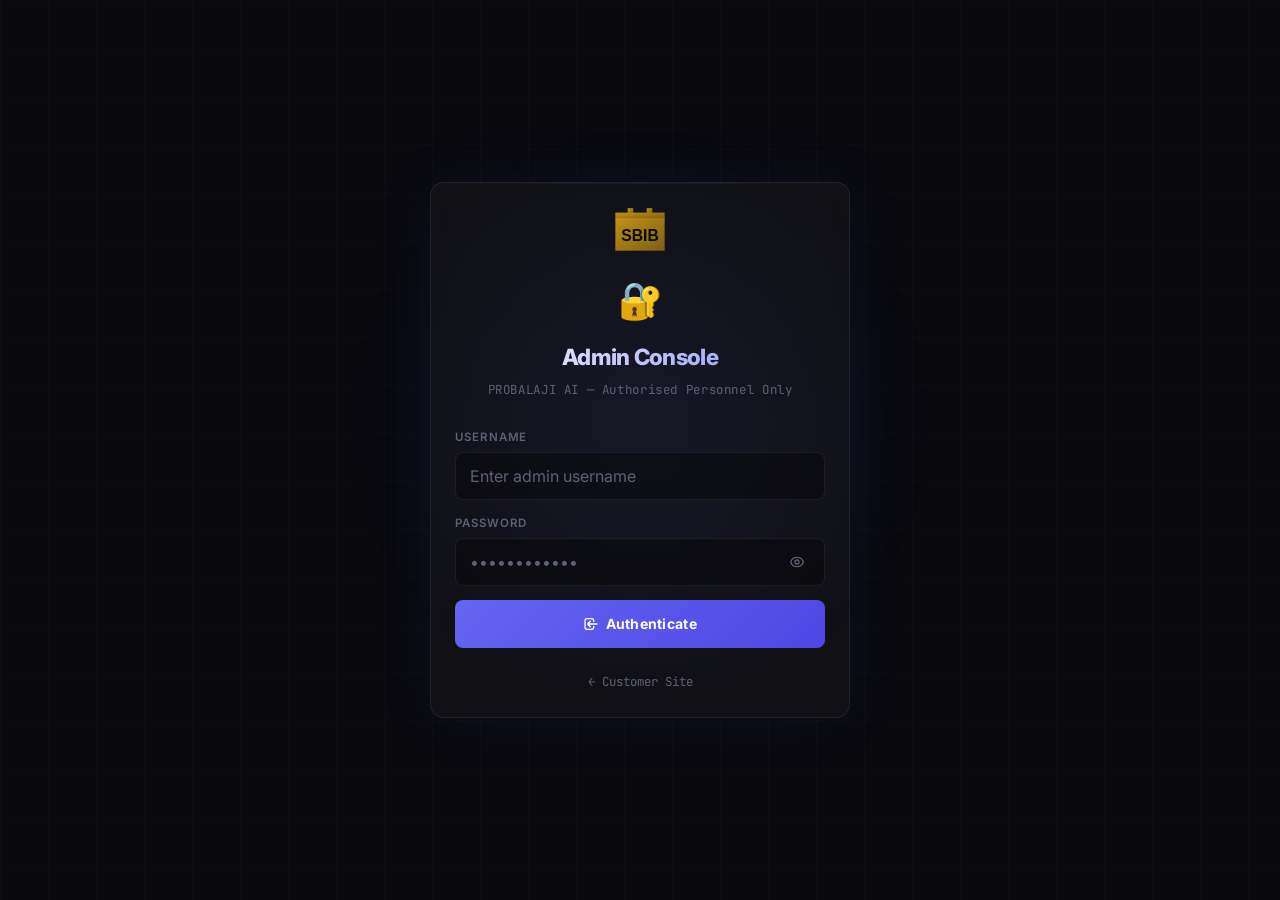
<file: admin-site/index.html>
<!DOCTYPE html>
<html lang="en">
<head>
  <meta charset="UTF-8">
  <meta name="viewport" content="width=device-width, initial-scale=1.0, maximum-scale=1.0">
  <meta name="theme-color" content="#09090e">
  <meta name="apple-mobile-web-app-capable" content="yes">
  <meta name="apple-mobile-web-app-status-bar-style" content="black-translucent">
  <meta name="robots" content="noindex, nofollow">
  <meta name="description" content="PROBALAJI AI — Admin Console. Authorised access only.">
  <title>PROBALAJI AI — Admin Console</title>
  <link rel="preconnect" href="https://fonts.googleapis.com">
  <link rel="preconnect" href="https://fonts.gstatic.com" crossorigin>
  <link href="https://fonts.googleapis.com/css2?family=Inter:wght@400;500;600;700;800&family=JetBrains+Mono:wght@400;600&display=swap" rel="stylesheet">
  <link rel="stylesheet" href="styles.css">
</head>
<body>

  <!-- ═══════════════════════════════════════════════════════════
       LOGIN PAGE (shown when no valid token)
  ══════════════════════════════════════════════════════════════ -->
  <div id="page-login" class="page active">
    <div class="login-wrapper">
      <div class="login-glow"></div>
      <div class="login-card glass-card">
        <div class="login-logo">
          <svg viewBox="0 0 100 80" fill="none" xmlns="http://www.w3.org/2000/svg" aria-hidden="true">
            <defs>
              <linearGradient id="logoGrad" x1="0%" y1="0%" x2="100%" y2="100%">
                <stop offset="0%" stop-color="#d4a017"/>
                <stop offset="100%" stop-color="#8b6914"/>
              </linearGradient>
            </defs>
            <rect x="28" y="2" width="10" height="10" fill="url(#logoGrad)"/>
            <rect x="62" y="2" width="10" height="10" fill="url(#logoGrad)"/>
            <rect x="6" y="10" width="88" height="12" fill="url(#logoGrad)"/>
            <rect x="6" y="20" width="88" height="58" fill="url(#logoGrad)"/>
            <text x="50" y="61" text-anchor="middle" font-family="Arial Black,sans-serif"
                  font-size="28" font-weight="900" fill="#0b0b0d">SBIB</text>
          </svg>
        </div>

        <div class="login-header">
          <div class="lock-icon">🔐</div>
          <h1>Admin Console</h1>
          <p>PROBALAJI AI — Authorised Personnel Only</p>
        </div>

        <form id="login-form" onsubmit="handleLogin(event)">
          <div class="form-group">
            <label for="login-username">Username</label>
            <input type="text" id="login-username" class="input-styled" placeholder="Enter admin username"
                   autocomplete="username" spellcheck="false" required>
          </div>
          <div class="form-group">
            <label for="login-password">Password</label>
            <div class="password-wrapper">
              <input type="password" id="login-password" class="input-styled" placeholder="••••••••••••"
                     autocomplete="current-password" required>
              <button type="button" class="password-toggle" id="btn-toggle-pwd"
                      onclick="togglePasswordVisibility()" title="Show/hide password">
                <svg id="eye-icon" width="16" height="16" fill="none" stroke="currentColor" stroke-width="2" viewBox="0 0 24 24">
                  <path stroke-linecap="round" stroke-linejoin="round" d="M15 12a3 3 0 11-6 0 3 3 0 016 0z"/>
                  <path stroke-linecap="round" stroke-linejoin="round" d="M2.458 12C3.732 7.943 7.523 5 12 5c4.478 0 8.268 2.943 9.542 7-1.274 4.057-5.064 7-9.542 7-4.477 0-8.268-2.943-9.542-7z"/>
                </svg>
              </button>
            </div>
          </div>

          <div id="login-error" class="error-message" style="display:none;"></div>

          <button type="submit" id="btn-login" class="btn-primary btn-full">
            <svg width="16" height="16" fill="none" stroke="currentColor" stroke-width="2" viewBox="0 0 24 24">
              <path stroke-linecap="round" stroke-linejoin="round" d="M11 16l-4-4m0 0l4-4m-4 4h14m-5 4v1a3 3 0 01-3 3H6a3 3 0 01-3-3V7a3 3 0 013-3h7a3 3 0 013 3v1"/>
            </svg>
            Authenticate
          </button>
        </form>

        <div class="login-footer">
          <a href="../customer-site/index.html">← Customer Site</a>
        </div>
      </div>
    </div>
  </div>

  <!-- ═══════════════════════════════════════════════════════════
       DASHBOARD (shown after successful login)
  ══════════════════════════════════════════════════════════════ -->
  <div id="page-dashboard" class="page" style="display:none;">

    <!-- Header -->
    <header>
      <div class="logo-container">
        <div class="logo-icon-sm">
          <svg viewBox="0 0 100 80" fill="none" xmlns="http://www.w3.org/2000/svg">
            <defs>
              <linearGradient id="hdrGrad" x1="0%" y1="0%" x2="100%" y2="100%">
                <stop offset="0%" stop-color="#d4a017"/>
                <stop offset="100%" stop-color="#8b6914"/>
              </linearGradient>
            </defs>
            <rect x="6" y="10" width="88" height="12" fill="url(#hdrGrad)"/>
            <rect x="6" y="20" width="88" height="58" fill="url(#hdrGrad)"/>
          </svg>
        </div>
        <div class="logo-text">PROBALAJI AI</div>
        <div class="admin-badge">ADMIN CONSOLE</div>
      </div>

      <div class="header-actions">
        <div class="admin-user-chip" id="admin-username-chip">
          <svg width="14" height="14" fill="none" stroke="currentColor" stroke-width="2" viewBox="0 0 24 24">
            <path stroke-linecap="round" stroke-linejoin="round" d="M16 7a4 4 0 11-8 0 4 4 0 018 0zM12 14a7 7 0 00-7 7h14a7 7 0 00-7-7z"/>
          </svg>
          <span id="current-username">admin</span>
        </div>
        <button class="btn-danger-sm" id="btn-logout" onclick="logout()">
          <svg width="14" height="14" fill="none" stroke="currentColor" stroke-width="2" viewBox="0 0 24 24">
            <path stroke-linecap="round" stroke-linejoin="round" d="M17 16l4-4m0 0l-4-4m4 4H7m6 4v1a3 3 0 01-3 3H6a3 3 0 01-3-3V7a3 3 0 013-3h4a3 3 0 013 3v1"/>
          </svg>
          Logout
        </button>
      </div>
    </header>

    <main>

      <!-- Metrics Row -->
      <div class="metrics-row">
        <div class="metric-card">
          <div class="metric-icon blue">🎫</div>
          <div class="metric-info">
            <div class="metric-value" id="m-total-complaints">—</div>
            <div class="metric-label">Total Tickets</div>
          </div>
        </div>
        <div class="metric-card">
          <div class="metric-icon yellow">⏳</div>
          <div class="metric-info">
            <div class="metric-value" id="m-pending">—</div>
            <div class="metric-label">Pending</div>
          </div>
        </div>
        <div class="metric-card">
          <div class="metric-icon purple">⚙️</div>
          <div class="metric-info">
            <div class="metric-value" id="m-in-progress">—</div>
            <div class="metric-label">In Progress</div>
          </div>
        </div>
        <div class="metric-card">
          <div class="metric-icon green">🛡️</div>
          <div class="metric-info">
            <div class="metric-value" id="m-batteries">—</div>
            <div class="metric-label">Batteries Registered</div>
          </div>
        </div>
      </div>

      <!-- Sub-nav tabs -->
      <div class="subnav">
        <button class="subnav-btn active" id="tab-complaints" onclick="switchTab('complaints')">
          <svg width="16" height="16" fill="none" stroke="currentColor" stroke-width="2" viewBox="0 0 24 24">
            <path stroke-linecap="round" stroke-linejoin="round" d="M9 5H7a2 2 0 00-2 2v12a2 2 0 002 2h10a2 2 0 002-2V7a2 2 0 00-2-2h-2M9 5a2 2 0 002 2h2a2 2 0 002-2"/>
          </svg>
          Service Tickets
        </button>
        <button class="subnav-btn" id="tab-batteries" onclick="switchTab('batteries')">
          <svg width="16" height="16" fill="none" stroke="currentColor" stroke-width="2" viewBox="0 0 24 24">
            <path stroke-linecap="round" stroke-linejoin="round" d="M9 12l2 2 4-4m5.618-4.016A11.955 11.955 0 0112 2.944a11.955 11.955 0 01-8.618 3.04A12.02 12.02 0 003 9c0 5.591 3.824 10.29 9 11.622 5.176-1.332 9-6.03 9-11.622 0-1.042-.133-2.052-.382-3.016z"/>
          </svg>
          Warranty Registry
        </button>
      </div>

      <!-- ── PANEL: Complaints ──────────────────────────────── -->
      <div id="panel-complaints" class="tab-panel active">
        <div class="glass-card table-card">
          <div class="table-toolbar">
            <h2 class="card-title">Service Tickets</h2>
            <div class="toolbar-controls">
              <select id="filter-status" class="input-styled input-sm" onchange="renderComplaints()">
                <option value="all">All Statuses</option>
                <option value="pending">Pending</option>
                <option value="in-progress">In Progress</option>
                <option value="resolved">Resolved</option>
              </select>
              <input type="text" id="search-complaints" class="input-styled input-sm" placeholder="Search name / serial..." oninput="renderComplaints()">
              <button class="btn-ghost" onclick="exportComplaintsToCSV()" title="Export CSV">
                📥 Export CSV
              </button>
              <button class="btn-ghost" onclick="loadDashboardData()" title="Refresh">
                <svg width="14" height="14" fill="none" stroke="currentColor" stroke-width="2" viewBox="0 0 24 24">
                  <path stroke-linecap="round" stroke-linejoin="round" d="M4 4v5h.582m15.356 2A8.001 8.001 0 004.582 9m0 0H9m11 11v-5h-.581m0 0a8.003 8.003 0 01-15.357-2m15.357 2H15"/>
                </svg>
                Refresh
              </button>
            </div>
          </div>
          <div class="table-container">
            <table id="complaints-table">
              <thead>
                <tr>
                  <th>Ticket ID</th>
                  <th>Customer</th>
                  <th>Product &amp; Serial</th>
                  <th>Status</th>
                  <th>Registered</th>
                  <th>Actions</th>
                </tr>
              </thead>
              <tbody id="complaints-tbody">
                <tr><td colspan="6" class="loading-row">Loading...</td></tr>
              </tbody>
            </table>
          </div>
        </div>
      </div>

      <!-- ── PANEL: Batteries/Warranty Registry ─────────────── -->
      <div id="panel-batteries" class="tab-panel" style="display:none;">
        <div class="admin-grid">

          <!-- Add Battery Form -->
          <div class="glass-card">
            <div class="success-overlay" id="battery-success-overlay" style="display:none;">
              <div class="success-icon">✓</div>
              <h3>Battery Registered!</h3>
              <p>Warranty record saved successfully.</p>
              <button class="btn-primary" onclick="resetBatteryForm()">Register Another</button>
            </div>

            <h2 class="card-title" style="margin-bottom:1.25rem;">Register Warranty</h2>

            <form id="battery-form" onsubmit="submitBattery(event)">
              <div class="form-grid">
                <div class="form-group">
                  <label for="b-name">Customer Name</label>
                  <input type="text" id="b-name" class="input-styled" placeholder="Full name" required>
                </div>
                <div class="form-group">
                  <label for="b-phone">Phone Number</label>
                  <input type="tel" id="b-phone" class="input-styled" placeholder="Mobile number" required>
                </div>
                <div class="form-group full-width">
                  <label for="b-address">Installation Address</label>
                  <input type="text" id="b-address" class="input-styled" placeholder="Full address" required>
                </div>
                <div class="form-group full-width">
                  <label>Battery Type</label>
                  <div class="type-toggle-row">
                    <button type="button" id="btn-lithium" class="type-btn" onclick="selectBatteryType('lithium')">⚡ Lithium</button>
                    <button type="button" id="btn-nonlithium" class="type-btn" onclick="selectBatteryType('nonlithium')">🔋 Non-Lithium</button>
                  </div>
                </div>
                <div class="form-group" id="brand-group">
                  <label for="b-brand">Brand</label>
                  <input type="text" id="b-brand" class="input-styled" placeholder="e.g. Luminous, Exide, Amaron" oninput="composeBatteryProduct()">
                </div>
                <div class="form-group">
                  <label for="b-power" id="b-power-label">Battery Power</label>
                  <input type="text" id="b-power" class="input-styled" placeholder="e.g. 150Ah, 220Ah" oninput="composeBatteryProduct()">
                </div>
                <input type="hidden" id="b-product">
                <div class="form-group">
                  <label for="b-serial">Serial Number</label>
                  <input type="text" id="b-serial" class="input-styled" placeholder="e.g. PRX-2026-XXXX" required>
                </div>
                <div class="form-group">
                  <label for="b-date">Purchase Date</label>
                  <input type="date" id="b-date" class="input-styled" required>
                </div>
                <div class="form-group full-width">
                  <label for="b-duration">Warranty Duration</label>
                  <select id="b-duration" class="input-styled" required>
                    <option value="12">12 Months (1 Year)</option>
                    <option value="24" selected>24 Months (2 Years)</option>
                    <option value="36">36 Months (3 Years)</option>
                    <option value="48">48 Months (4 Years)</option>
                    <option value="60">60 Months (5 Years)</option>
                    <option value="72">72 Months (6 Years)</option>
                  </select>
                </div>
                <div class="form-group full-width checkbox-row">
                  <input type="checkbox" id="b-card-given">
                  <label for="b-card-given" style="text-transform:none; font-size:0.9rem; color:var(--text-primary); cursor:pointer;">
                    📜 Physical Warranty Card Handed Over to Customer
                  </label>
                </div>
              </div>
              <button type="submit" id="btn-save-battery" class="btn-primary btn-full" style="margin-top:1.5rem;">
                Activate Warranty
              </button>
            </form>
          </div>

          <!-- Battery Registry Table -->
          <div class="glass-card table-card">
            <div class="table-toolbar">
              <h2 class="card-title">Active Registrations</h2>
              <div class="toolbar-controls">
                <input type="text" id="search-batteries" class="input-styled input-sm" placeholder="Search name / serial..." oninput="renderBatteries()">
                <button class="btn-ghost" onclick="exportBatteriesToCSV()" title="Export CSV">
                  📥 Export CSV
                </button>
              </div>
            </div>
            <div class="table-container">
              <table id="batteries-table">
                <thead>
                  <tr>
                    <th>Customer</th>
                    <th>Phone</th>
                    <th>Product</th>
                    <th>Serial No.</th>
                    <th>Purchase Date</th>
                    <th>Warranty</th>
                    <th>Status</th>
                    <th>Card</th>
                  </tr>
                </thead>
                <tbody id="batteries-tbody">
                  <tr><td colspan="8" class="loading-row">Loading...</td></tr>
                </tbody>
              </table>
            </div>
          </div>

        </div>
      </div>

    </main>

    <!-- Toast -->
    <div id="live-toast" class="toast" style="display:none;">
      <div class="toast-icon">🔔</div>
      <div>
        <div class="toast-label">Admin Alert</div>
        <div id="toast-message" class="toast-message">—</div>
      </div>
    </div>

    <!-- Confirm Modal -->
    <div id="confirm-modal" class="modal-overlay" style="display:none;">
      <div class="modal-card glass-card">
        <div class="modal-icon">⚠</div>
        <h3 id="modal-title">Confirm Action</h3>
        <p id="modal-message">Are you sure?</p>
        <div class="modal-buttons">
          <button class="btn-ghost" id="modal-cancel" onclick="closeModal()">Cancel</button>
          <button class="btn-primary" id="modal-confirm">Confirm</button>
        </div>
      </div>
    </div>

  </div><!-- /page-dashboard -->

  <script src="config.js"></script>
  <script src="app.js"></script>
</body>
</html>
</file>
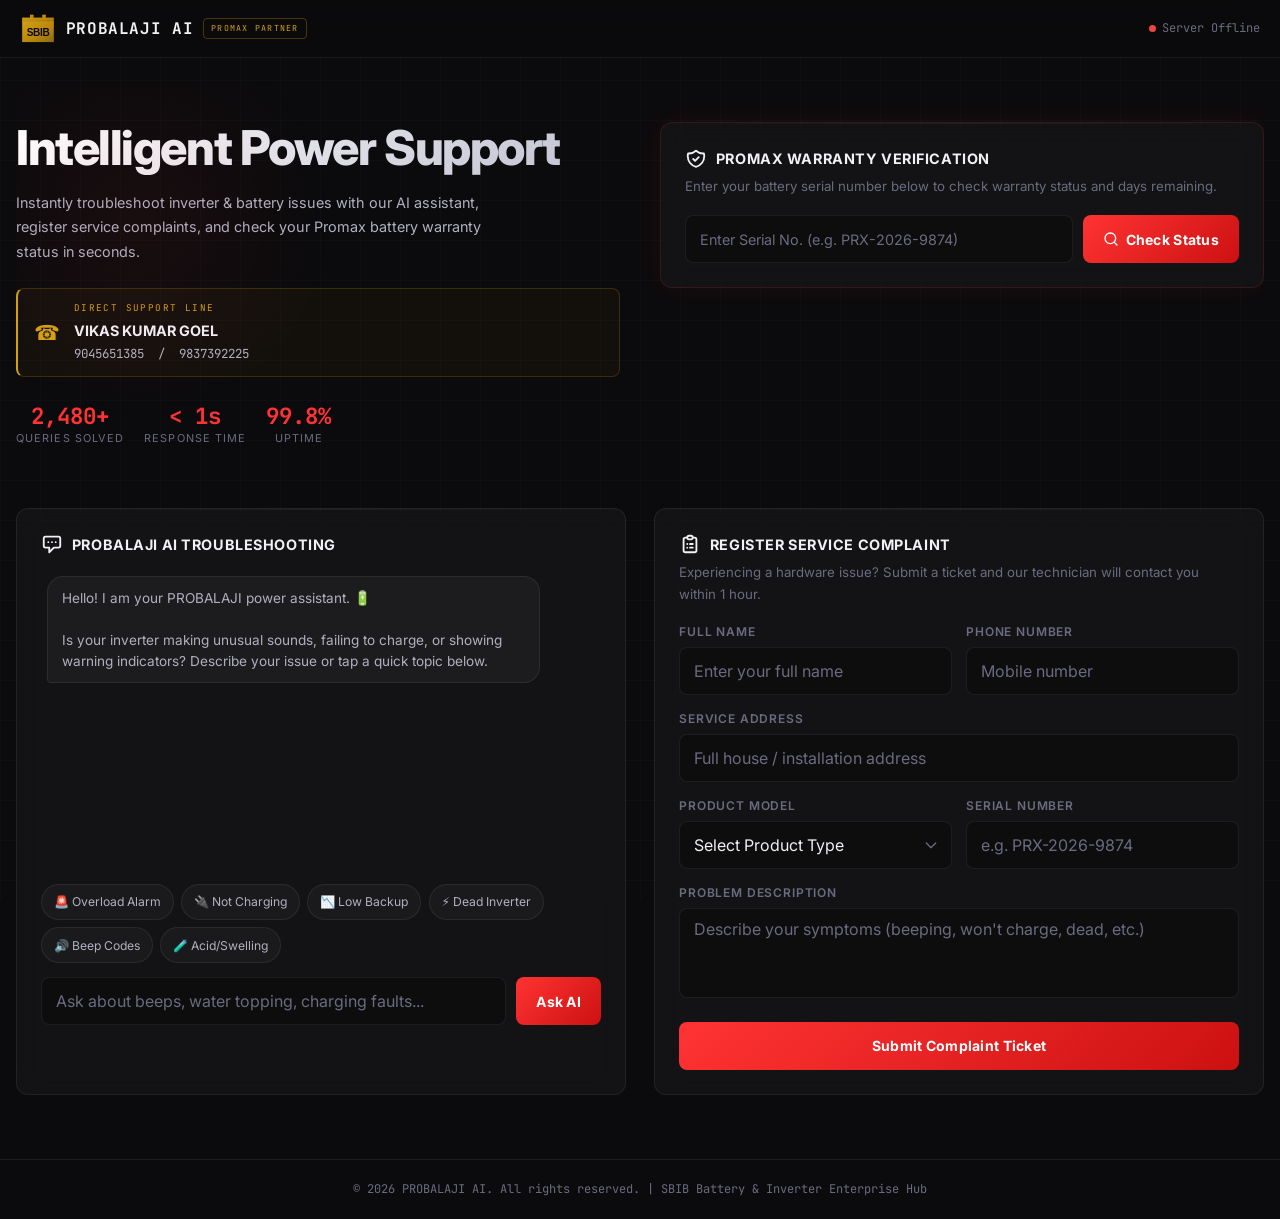
<file: customer-site/index.html>
<!DOCTYPE html>
<html lang="en">
<head>
  <meta charset="UTF-8">
  <meta name="viewport" content="width=device-width, initial-scale=1.0, maximum-scale=5.0">
  <meta name="theme-color" content="#0b0b0d">
  <meta name="apple-mobile-web-app-capable" content="yes">
  <meta name="apple-mobile-web-app-status-bar-style" content="black-translucent">
  <meta name="apple-mobile-web-app-title" content="PROBALAJI AI">
  <meta name="description" content="PROBALAJI AI – Check your Promax battery warranty status, get AI-powered troubleshooting help, and register service complaints.">
  <title>PROBALAJI AI – Battery &amp; Inverter Service Hub</title>
  <link rel="preconnect" href="https://fonts.googleapis.com">
  <link rel="preconnect" href="https://fonts.gstatic.com" crossorigin>
  <link href="https://fonts.googleapis.com/css2?family=Inter:wght@400;500;600;700&family=JetBrains+Mono:wght@400;600&display=swap" rel="stylesheet">
  <link rel="stylesheet" href="styles.css">
</head>
<body>

  <!-- ── Header ─────────────────────────────────────────────── -->
  <header>
    <div class="logo-container">
      <div class="logo-icon">
        <svg viewBox="0 0 100 80" fill="none" xmlns="http://www.w3.org/2000/svg" aria-label="SBIB Battery Logo">
          <defs>
            <linearGradient id="sbibGrad" x1="0%" y1="0%" x2="100%" y2="100%">
              <stop offset="0%" stop-color="#d4a017"/>
              <stop offset="60%" stop-color="#b8860b"/>
              <stop offset="100%" stop-color="#8b6914"/>
            </linearGradient>
          </defs>
          <rect x="28" y="2" width="10" height="10" fill="url(#sbibGrad)"/>
          <rect x="62" y="2" width="10" height="10" fill="url(#sbibGrad)"/>
          <rect x="6" y="10" width="88" height="12" fill="url(#sbibGrad)"/>
          <rect x="6" y="20" width="88" height="58" fill="url(#sbibGrad)"/>
          <text x="50" y="61" text-anchor="middle" font-family="Arial Black,sans-serif"
                font-size="28" font-weight="900" fill="#0b0b0d" letter-spacing="-1">SBIB</text>
        </svg>
      </div>
      <div class="logo-text">PROBALAJI AI</div>
      <div class="brand-badge">PROMAX PARTNER</div>
    </div>
    <div class="connection-status">
      <div class="status-dot" id="api-status-dot"></div>
      <span id="api-status-label">Connecting...</span>
    </div>
  </header>

  <!-- ── Main Content ───────────────────────────────────────── -->
  <main>

    <!-- Hero -->
    <section class="hero-section">
      <div class="hero-text">
        <h1>Intelligent Power Support</h1>
        <p>Instantly troubleshoot inverter &amp; battery issues with our AI assistant, register service complaints, and check your Promax battery warranty status in seconds.</p>

        <div class="direct-contact-widget">
          <div class="contact-icon">☎</div>
          <div>
            <div class="contact-label">Direct Support Line</div>
            <div class="contact-name">VIKAS KUMAR GOEL</div>
            <div class="contact-number">9045651385 &nbsp;/&nbsp; 9837392225</div>
          </div>
        </div>

        <div class="hero-stats">
          <div class="stat-bubble">
            <div class="stat-val">2,480+</div>
            <div class="stat-lbl">Queries Solved</div>
          </div>
          <div class="stat-bubble">
            <div class="stat-val">&lt;&nbsp;1s</div>
            <div class="stat-lbl">Response Time</div>
          </div>
          <div class="stat-bubble">
            <div class="stat-val">99.8%</div>
            <div class="stat-lbl">Uptime</div>
          </div>
        </div>
      </div>

      <!-- Warranty Lookup -->
      <div class="glass-card warranty-lookup-box">
        <h2 class="section-title">
          <svg width="22" height="22" fill="none" stroke="currentColor" stroke-width="2" viewBox="0 0 24 24">
            <path stroke-linecap="round" stroke-linejoin="round" d="M9 12l2 2 4-4m5.618-4.016A11.955 11.955 0 0112 2.944a11.955 11.955 0 01-8.618 3.04A12.02 12.02 0 003 9c0 5.591 3.824 10.29 9 11.622 5.176-1.332 9-6.03 9-11.622 0-1.042-.133-2.052-.382-3.016z"></path>
          </svg>
          Promax Warranty Verification
        </h2>
        <p class="card-subtitle">Enter your battery serial number below to check warranty status and days remaining.</p>

        <div class="warranty-lookup-container">
          <div class="lookup-bar">
            <input type="text" id="lookup-serial" class="input-styled" placeholder="Enter Serial No. (e.g. PRX-2026-9874)" autocomplete="off">
            <button class="btn-primary" id="btn-check-warranty" onclick="lookupWarranty()">
              <svg width="16" height="16" fill="none" stroke="currentColor" stroke-width="2" viewBox="0 0 24 24"><circle cx="11" cy="11" r="8"/><path stroke-linecap="round" d="m21 21-4.35-4.35"/></svg>
              Check Status
            </button>
          </div>
          <div id="warranty-result" class="warranty-result-card" style="display:none;"></div>
        </div>
      </div>
    </section>

    <!-- Customer Feature Grid -->
    <section class="customer-grid">

      <!-- AI Chat -->
      <div class="glass-card chat-card">
        <h2 class="section-title">
          <svg width="22" height="22" fill="none" stroke="currentColor" stroke-width="2" viewBox="0 0 24 24">
            <path stroke-linecap="round" stroke-linejoin="round" d="M8 10h.01M12 10h.01M16 10h.01M9 16H5a2 2 0 01-2-2V6a2 2 0 012-2h14a2 2 0 012 2v8a2 2 0 01-2 2h-5l-5 5v-5z"></path>
          </svg>
          PROBALAJI AI Troubleshooting
        </h2>
        <div class="chat-container">
          <div class="chat-messages" id="chat-box">
            <div class="message agent">
              Hello! I am your PROBALAJI power assistant. 🔋<br><br>
              Is your inverter making unusual sounds, failing to charge, or showing warning indicators? Describe your issue or tap a quick topic below.
            </div>
          </div>
          <div class="diagnose-tags">
            <button class="tag-btn" onclick="sendQuickTag('overload')">🚨 Overload Alarm</button>
            <button class="tag-btn" onclick="sendQuickTag('charging')">🔌 Not Charging</button>
            <button class="tag-btn" onclick="sendQuickTag('backup')">📉 Low Backup</button>
            <button class="tag-btn" onclick="sendQuickTag('dead')">⚡ Dead Inverter</button>
            <button class="tag-btn" onclick="sendQuickTag('beep')">🔊 Beep Codes</button>
            <button class="tag-btn" onclick="sendQuickTag('acid')">🧪 Acid/Swelling</button>
          </div>
          <div class="chat-input-area">
            <input type="text" id="chat-input" class="input-styled" placeholder="Ask about beeps, water topping, charging faults..." onkeypress="if(event.key==='Enter') submitChatMessage()">
            <button class="btn-primary" onclick="submitChatMessage()">Ask AI</button>
          </div>
        </div>
      </div>

      <!-- Complaint Registration -->
      <div class="glass-card complaint-card" style="position:relative;">
        <!-- Success Overlay -->
        <div class="success-overlay" id="complaint-success" style="display:none;">
          <div class="success-icon">✓</div>
          <h2>Complaint Registered!</h2>
          <p id="complaint-success-message" class="success-subtext">
            Our admin panel has received your complaint. We will call you within 1 hour.
          </p>
          <div id="complaint-time-details" class="success-time-details"></div>
          <button class="btn-primary" onclick="resetComplaintForm()">Submit Another Complaint</button>
        </div>

        <h2 class="section-title">
          <svg width="22" height="22" fill="none" stroke="currentColor" stroke-width="2" viewBox="0 0 24 24">
            <path stroke-linecap="round" stroke-linejoin="round" d="M9 5H7a2 2 0 00-2 2v12a2 2 0 002 2h10a2 2 0 002-2V7a2 2 0 00-2-2h-2M9 5a2 2 0 002 2h2a2 2 0 002-2M9 5a2 2 0 012-2h2a2 2 0 012 2m-3 7h3m-3 4h3m-6-4h.01M9 16h.01"></path>
          </svg>
          Register Service Complaint
        </h2>
        <p class="card-subtitle">Experiencing a hardware issue? Submit a ticket and our technician will contact you within 1 hour.</p>

        <form id="complaint-form" onsubmit="registerComplaint(event)">
          <div class="form-grid">
            <div class="form-group">
              <label for="comp-name">Full Name</label>
              <input type="text" id="comp-name" class="input-styled" placeholder="Enter your full name" required>
            </div>
            <div class="form-group">
              <label for="comp-phone">Phone Number</label>
              <input type="tel" id="comp-phone" class="input-styled" placeholder="Mobile number" required>
            </div>
            <div class="form-group full-width">
              <label for="comp-address">Service Address</label>
              <input type="text" id="comp-address" class="input-styled" placeholder="Full house / installation address" required>
            </div>
            <div class="form-group">
              <label for="comp-product">Product Model</label>
              <select id="comp-product" class="input-styled" required>
                <option value="" disabled selected>Select Product Type</option>
                <option value="Promax 180AH">Promax 180AH</option>
                <option value="Promax 200AH">Promax 200AH</option>
                <option value="Other brand inverter 12V">Other brand inverter 12V</option>
                <option value="Other brand inverter 24V">Other brand inverter 24V</option>
                <option value="Other brand battery 150AH">Other brand battery 150AH</option>
                <option value="Other brand battery 220AH">Other brand battery 220AH</option>
                <option value="Lithium battery">Lithium battery</option>
              </select>
            </div>
            <div class="form-group">
              <label for="comp-serial">Serial Number</label>
              <input type="text" id="comp-serial" class="input-styled" placeholder="e.g. PRX-2026-9874" required>
            </div>
            <div class="form-group full-width">
              <label for="comp-desc">Problem Description</label>
              <textarea id="comp-desc" class="input-styled" rows="3" placeholder="Describe your symptoms (beeping, won't charge, dead, etc.)" required style="resize:none; font-family:inherit;"></textarea>
            </div>
          </div>
          <button type="submit" id="btn-submit-complaint" class="btn-primary btn-full" style="margin-top:1.5rem;">
            Submit Complaint Ticket
          </button>
        </form>
      </div>
    </section>
  </main>

  <!-- Footer -->
  <footer>
    <p>&copy; 2026 PROBALAJI AI. All rights reserved. | SBIB Battery &amp; Inverter Enterprise Hub</p>
  </footer>

  <!-- Toast Notification -->
  <div id="live-toast" class="toast" style="display:none;">
    <div class="toast-icon">🔔</div>
    <div>
      <div class="toast-label">Live Alert</div>
      <div id="toast-message" class="toast-message">A notification appeared.</div>
    </div>
  </div>

  <script src="config.js"></script>
  <script src="battery_knowledge.js"></script>
  <script src="app.js"></script>
</body>
</html>
</file>
<file: admin-site/styles.css>
/* ═══════════════════════════════════════════════════════════
   PROBALAJI AI — Admin Console Stylesheet
   Full mobile-responsive premium dark design.
   ═══════════════════════════════════════════════════════════ */

:root {
  --bg-base:       #09090e;
  --bg-surface:    #0e0e18;
  --bg-card:       rgba(255,255,255,0.032);
  --border-color:  rgba(255,255,255,0.07);
  --color-primary: #6366f1;
  --color-accent:  #d4a017;
  --color-success: #10b981;
  --color-danger:  #ef4444;
  --color-warning: #f59e0b;
  --color-blue:    #3b82f6;
  --color-purple:  #a855f7;
  --text-primary:  #f0f0f5;
  --text-secondary:#b0b0c0;
  --text-muted:    #606075;
  --font-sans:     'Inter', system-ui, sans-serif;
  --font-mono:     'JetBrains Mono', monospace;
  --radius:        0.875rem;
  --radius-sm:     0.5rem;
  --transition:    all 0.22s cubic-bezier(0.4,0,0.2,1);
  --touch-target:  48px;
}

*, *::before, *::after { box-sizing: border-box; margin: 0; padding: 0; }
html { scroll-behavior: smooth; -webkit-text-size-adjust: 100%; }

body {
  font-family: var(--font-sans);
  background: var(--bg-base);
  color: var(--text-primary);
  min-height: 100vh;
  line-height: 1.6;
  -webkit-font-smoothing: antialiased;
  overflow-x: hidden;
}

body::before {
  content: '';
  position: fixed;
  inset: 0;
  background-image:
    linear-gradient(rgba(255,255,255,0.014) 1px, transparent 1px),
    linear-gradient(90deg, rgba(255,255,255,0.014) 1px, transparent 1px);
  background-size: 48px 48px;
  pointer-events: none;
  z-index: 0;
}

/* ── Pages ──────────────────────────────────────────────────── */
.page { position: relative; z-index: 1; }

/* ── LOGIN PAGE ─────────────────────────────────────────────── */
.login-wrapper {
  min-height: 100vh;
  display: flex;
  align-items: center;
  justify-content: center;
  padding: 1.5rem;
  position: relative;
}

.login-glow {
  position: fixed;
  top: 50%; left: 50%;
  transform: translate(-50%, -55%);
  width: 600px; height: 600px;
  background: radial-gradient(circle, rgba(99,102,241,0.08) 0%, transparent 70%);
  pointer-events: none;
}

.login-card {
  width: 100%;
  max-width: 420px;
  padding: 2rem;
  text-align: center;
  border-color: rgba(99,102,241,0.15);
  box-shadow: 0 0 60px rgba(99,102,241,0.08);
  animation: fadeIn 0.4s ease;
}

.login-logo { width: 56px; height: 45px; margin: 0 auto 1.25rem; opacity: 0.9; }

.login-header { margin-bottom: 1.75rem; }
.lock-icon { font-size: 2.25rem; margin-bottom: 0.6rem; }
.login-header h1 {
  font-size: 1.4rem;
  font-weight: 800;
  letter-spacing: -0.03em;
  background: linear-gradient(135deg, #ffffff 0%, #818cf8 100%);
  -webkit-background-clip: text;
  -webkit-text-fill-color: transparent;
  background-clip: text;
  margin-bottom: 0.3rem;
}
.login-header p { font-size: 0.78rem; color: var(--text-muted); font-family: var(--font-mono); letter-spacing: 0.05em; }

.login-card .form-group { display: flex; flex-direction: column; gap: 0.35rem; text-align: left; margin-bottom: 0.875rem; }
.login-card label { font-size: 0.72rem; font-weight: 600; text-transform: uppercase; letter-spacing: 0.08em; color: var(--text-muted); }

.password-wrapper { position: relative; }
.password-wrapper .input-styled { padding-right: 2.75rem; }
.password-toggle {
  position: absolute;
  right: 0.75rem; top: 50%;
  transform: translateY(-50%);
  background: none; border: none;
  color: var(--text-muted);
  cursor: pointer; padding: 0.25rem;
  display: flex; align-items: center;
  transition: var(--transition);
  min-height: 32px; min-width: 32px;
  justify-content: center;
}
.password-toggle:hover { color: var(--text-primary); }

.error-message {
  background: rgba(239,68,68,0.1);
  border: 1px solid rgba(239,68,68,0.3);
  color: #fca5a5;
  font-size: 0.82rem;
  padding: 0.55rem 0.8rem;
  border-radius: var(--radius-sm);
  margin-bottom: 0.875rem;
  text-align: left;
}

.login-footer { margin-top: 1.25rem; text-align: center; }
.login-footer a { font-size: 0.78rem; color: var(--text-muted); text-decoration: none; font-family: var(--font-mono); transition: var(--transition); }
.login-footer a:hover { color: var(--text-primary); }

/* ── DASHBOARD HEADER ───────────────────────────────────────── */
header {
  display: flex;
  align-items: center;
  justify-content: space-between;
  padding: 0.875rem 1.25rem;
  border-bottom: 1px solid var(--border-color);
  background: rgba(9,9,14,0.92);
  backdrop-filter: blur(20px);
  -webkit-backdrop-filter: blur(20px);
  position: sticky;
  top: 0;
  z-index: 100;
  gap: 0.75rem;
  flex-wrap: wrap;
}

.logo-container { display: flex; align-items: center; gap: 0.6rem; min-width: 0; }
.logo-icon-sm { width: 30px; height: 24px; flex-shrink: 0; }
.logo-text { font-family: var(--font-mono); font-size: 0.95rem; font-weight: 700; letter-spacing: 0.05em; white-space: nowrap; }
.admin-badge {
  font-family: var(--font-mono);
  font-size: 0.52rem;
  text-transform: uppercase;
  letter-spacing: 0.15em;
  color: var(--color-primary);
  border: 1px solid rgba(99,102,241,0.35);
  padding: 0.15rem 0.45rem;
  border-radius: 0.25rem;
  white-space: nowrap;
}

.header-actions { display: flex; align-items: center; gap: 0.6rem; }
.admin-user-chip {
  display: flex;
  align-items: center;
  gap: 0.35rem;
  font-size: 0.78rem;
  color: var(--text-secondary);
  font-family: var(--font-mono);
  background: rgba(255,255,255,0.04);
  border: 1px solid var(--border-color);
  padding: 0.3rem 0.65rem;
  border-radius: 999px;
  min-height: 34px;
}

.btn-danger-sm {
  display: flex; align-items: center; gap: 0.35rem;
  padding: 0.4rem 0.8rem;
  min-height: 34px;
  font-size: 0.78rem; font-weight: 600; font-family: var(--font-sans);
  color: #fca5a5;
  background: rgba(239,68,68,0.1);
  border: 1px solid rgba(239,68,68,0.2);
  border-radius: var(--radius-sm);
  cursor: pointer; transition: var(--transition);
  touch-action: manipulation;
  -webkit-tap-highlight-color: transparent;
}
.btn-danger-sm:hover { background: rgba(239,68,68,0.2); border-color: rgba(239,68,68,0.4); }

/* ── Main ───────────────────────────────────────────────────── */
main {
  max-width: 1400px;
  margin: 0 auto;
  padding: 1.5rem 1.25rem 4rem;
  position: relative;
  z-index: 1;
}

/* ── Metrics Row ────────────────────────────────────────────── */
.metrics-row {
  display: grid;
  grid-template-columns: repeat(4, 1fr);
  gap: 0.875rem;
  margin-bottom: 1.75rem;
}

.metric-card {
  background: var(--bg-card);
  border: 1px solid var(--border-color);
  border-radius: var(--radius);
  padding: 1rem 1.25rem;
  display: flex;
  align-items: center;
  gap: 0.875rem;
  transition: var(--transition);
}

.metric-card:hover { border-color: rgba(255,255,255,0.1); transform: translateY(-1px); }
.metric-icon { width: 40px; height: 40px; border-radius: var(--radius-sm); display: flex; align-items: center; justify-content: center; font-size: 1.1rem; flex-shrink: 0; }
.metric-icon.blue   { background: rgba(59,130,246,0.12); }
.metric-icon.yellow { background: rgba(245,158,11,0.12); }
.metric-icon.purple { background: rgba(168,85,247,0.12); }
.metric-icon.green  { background: rgba(16,185,129,0.12); }
.metric-value { font-size: 1.6rem; font-weight: 800; font-family: var(--font-mono); line-height: 1; color: var(--text-primary); }
.metric-label { font-size: 0.67rem; text-transform: uppercase; letter-spacing: 0.09em; color: var(--text-muted); margin-top: 0.2rem; }

/* ── Sub-nav ────────────────────────────────────────────────── */
.subnav {
  display: flex;
  gap: 0.25rem;
  margin-bottom: 1.25rem;
  border-bottom: 1px solid var(--border-color);
  overflow-x: auto;
  -webkit-overflow-scrolling: touch;
}

.subnav-btn {
  display: flex;
  align-items: center;
  gap: 0.45rem;
  padding: 0.6rem 1rem;
  min-height: 44px;
  font-size: 0.83rem;
  font-weight: 600;
  font-family: var(--font-sans);
  color: var(--text-muted);
  background: none;
  border: none;
  border-bottom: 2px solid transparent;
  cursor: pointer;
  transition: var(--transition);
  margin-bottom: -1px;
  white-space: nowrap;
  touch-action: manipulation;
  -webkit-tap-highlight-color: transparent;
}
.subnav-btn:hover { color: var(--text-primary); }
.subnav-btn.active { color: var(--color-primary); border-bottom-color: var(--color-primary); }

/* ── Glass Card ─────────────────────────────────────────────── */
.glass-card {
  background: var(--bg-card);
  border: 1px solid var(--border-color);
  border-radius: var(--radius);
  padding: 1.5rem;
  backdrop-filter: blur(10px);
  -webkit-backdrop-filter: blur(10px);
  position: relative;
  overflow: hidden;
}
.glass-card::before {
  content: '';
  position: absolute;
  top: 0; left: 0; right: 0;
  height: 1px;
  background: linear-gradient(90deg, transparent, rgba(255,255,255,0.05), transparent);
}
.card-title { font-size: 0.95rem; font-weight: 700; color: var(--text-primary); letter-spacing: -0.01em; }

/* ── Tables ─────────────────────────────────────────────────── */
.table-card { padding: 0; }
.table-toolbar {
  display: flex;
  align-items: center;
  justify-content: space-between;
  flex-wrap: wrap;
  gap: 0.65rem;
  padding: 1rem 1.25rem;
  border-bottom: 1px solid var(--border-color);
}
.toolbar-controls { display: flex; align-items: center; gap: 0.45rem; flex-wrap: wrap; }

.table-container {
  overflow-x: auto;
  -webkit-overflow-scrolling: touch;
}

table { width: 100%; border-collapse: collapse; font-size: 0.82rem; min-width: 600px; }
thead { background: rgba(255,255,255,0.02); }
th {
  text-align: left;
  padding: 0.65rem 0.875rem;
  font-size: 0.67rem;
  font-weight: 700;
  text-transform: uppercase;
  letter-spacing: 0.07em;
  color: var(--text-muted);
  border-bottom: 1px solid var(--border-color);
  white-space: nowrap;
}
td {
  padding: 0.8rem 0.875rem;
  border-bottom: 1px solid rgba(255,255,255,0.04);
  vertical-align: middle;
}
tr:last-child td { border-bottom: none; }
tr:hover td { background: rgba(255,255,255,0.015); }

.td-name { font-weight: 600; color: #fff; }
.td-muted { font-size: 0.72rem; color: var(--text-muted); margin-top: 0.12rem; }
.td-mono { font-family: var(--font-mono); font-size: 0.78rem; }

.loading-row, .empty-row {
  text-align: center;
  color: var(--text-muted);
  padding: 3rem 1rem !important;
  font-size: 0.875rem;
}

/* Status pills */
.pill { display: inline-flex; align-items: center; padding: 0.22rem 0.55rem; border-radius: 999px; font-size: 0.68rem; font-weight: 700; text-transform: uppercase; letter-spacing: 0.05em; white-space: nowrap; }
.pill-pending   { background: rgba(245,158,11,0.12); color: #fbbf24; border: 1px solid rgba(245,158,11,0.25); }
.pill-progress  { background: rgba(99,102,241,0.12); color: #818cf8; border: 1px solid rgba(99,102,241,0.25); }
.pill-resolved  { background: rgba(16,185,129,0.12); color: #34d399; border: 1px solid rgba(16,185,129,0.25); }
.pill-warranty  { background: rgba(16,185,129,0.12); color: #34d399; border: 1px solid rgba(16,185,129,0.2); }
.pill-expired   { background: rgba(239,68,68,0.1); color: #fca5a5; border: 1px solid rgba(239,68,68,0.2); }

/* Action buttons */
.action-btns { display: flex; gap: 0.35rem; align-items: center; }
.btn-icon {
  width: 32px; height: 32px;
  display: flex; align-items: center; justify-content: center;
  border: 1px solid var(--border-color);
  border-radius: var(--radius-sm);
  background: none; color: var(--text-muted);
  cursor: pointer; transition: var(--transition);
  touch-action: manipulation;
  -webkit-tap-highlight-color: transparent;
}
.btn-icon:hover { color: var(--text-primary); border-color: rgba(255,255,255,0.15); }
.btn-icon.danger:hover { color: var(--color-danger); border-color: rgba(239,68,68,0.3); }
.btn-icon.success:hover { color: var(--color-success); border-color: rgba(16,185,129,0.3); }

/* Status select in table */
.status-select {
  font-size: 0.75rem;
  padding: 0.3rem 1.75rem 0.3rem 0.55rem;
  background: rgba(0,0,0,0.3);
  border: 1px solid var(--border-color);
  border-radius: var(--radius-sm);
  color: var(--text-primary);
  font-family: var(--font-sans);
  cursor: pointer; appearance: none; -webkit-appearance: none;
  background-image: url("data:image/svg+xml,%3Csvg xmlns='http://www.w3.org/2000/svg' fill='none' viewBox='0 0 24 24' stroke='%236b6b80'%3E%3Cpath stroke-linecap='round' stroke-linejoin='round' stroke-width='2' d='M19 9l-7 7-7-7'/%3E%3C/svg%3E");
  background-repeat: no-repeat;
  background-position: right 0.35rem center;
  background-size: 13px;
  outline: none; transition: var(--transition);
  min-height: 36px;
}
.status-select:focus { border-color: rgba(99,102,241,0.4); }

/* ── Admin Grid (form + table) ──────────────────────────────── */
.admin-grid { display: grid; grid-template-columns: 400px 1fr; gap: 1.5rem; align-items: start; }

/* ── Battery Form ───────────────────────────────────────────── */
.form-grid { display: grid; grid-template-columns: 1fr 1fr; gap: 0.8rem; }
.form-group { display: flex; flex-direction: column; gap: 0.32rem; }
.form-group.full-width { grid-column: span 2; }

label {
  font-size: 0.7rem;
  font-weight: 600;
  text-transform: uppercase;
  letter-spacing: 0.08em;
  color: var(--text-muted);
}

.checkbox-row {
  flex-direction: row !important;
  align-items: center;
  gap: 0.6rem !important;
  padding: 0.7rem;
  background: rgba(255,255,255,0.02);
  border: 1px dashed rgba(255,255,255,0.06);
  border-radius: var(--radius-sm);
}
.checkbox-row input[type="checkbox"] {
  width: 1.1rem; height: 1.1rem;
  accent-color: var(--color-primary);
  cursor: pointer; flex-shrink: 0;
}
.checkbox-row label { text-transform: none !important; font-size: 0.875rem; color: var(--text-primary); cursor: pointer; }

.type-toggle-row { display: flex; gap: 0.65rem; }
.type-btn {
  flex: 1;
  padding: 0.6rem 0.875rem;
  min-height: var(--touch-target);
  border-radius: var(--radius-sm);
  border: 1.5px solid var(--border-color);
  background: rgba(255,255,255,0.03);
  color: var(--text-muted);
  font-weight: 600; font-size: 0.85rem;
  cursor: pointer; transition: var(--transition);
  font-family: var(--font-sans);
  touch-action: manipulation;
  -webkit-tap-highlight-color: transparent;
}
.type-btn.active {
  border-color: var(--color-primary);
  background: rgba(99,102,241,0.12);
  color: #a5b4fc;
  box-shadow: 0 0 12px rgba(99,102,241,0.15);
}

/* ── Inputs ──────────────────────────────────────────────────── */
.input-styled {
  width: 100%;
  padding: 0.6rem 0.875rem;
  min-height: var(--touch-target);
  background: rgba(0,0,0,0.35);
  border: 1px solid var(--border-color);
  border-radius: var(--radius-sm);
  color: var(--text-primary);
  font-family: var(--font-sans);
  font-size: 16px; /* prevents iOS zoom */
  outline: none; transition: var(--transition);
  appearance: none; -webkit-appearance: none;
}
.input-styled:focus {
  border-color: rgba(99,102,241,0.4);
  background: rgba(0,0,0,0.45);
  box-shadow: 0 0 0 3px rgba(99,102,241,0.08);
}
.input-styled::placeholder { color: var(--text-muted); }

select.input-styled {
  background-image: url("data:image/svg+xml,%3Csvg xmlns='http://www.w3.org/2000/svg' fill='none' viewBox='0 0 24 24' stroke='%236b6b80'%3E%3Cpath stroke-linecap='round' stroke-linejoin='round' stroke-width='2' d='M19 9l-7 7-7-7'/%3E%3C/svg%3E");
  background-repeat: no-repeat;
  background-position: right 0.75rem center;
  background-size: 15px;
  padding-right: 2.25rem;
  cursor: pointer;
}

.input-sm { min-height: 38px; padding: 0.35rem 0.7rem; font-size: 0.82rem; }

/* ── Buttons ─────────────────────────────────────────────────── */
.btn-primary {
  display: inline-flex;
  align-items: center;
  justify-content: center;
  gap: 0.4rem;
  padding: 0.65rem 1.25rem;
  min-height: var(--touch-target);
  background: linear-gradient(135deg, #6366f1 0%, #4f46e5 100%);
  color: #fff;
  border: none;
  border-radius: var(--radius-sm);
  font-weight: 700; font-size: 0.875rem;
  font-family: var(--font-sans);
  cursor: pointer; transition: var(--transition);
  letter-spacing: 0.02em; white-space: nowrap;
  touch-action: manipulation;
  -webkit-tap-highlight-color: transparent;
}
.btn-primary:hover {
  background: linear-gradient(135deg, #818cf8 0%, #6366f1 100%);
  box-shadow: 0 0 18px rgba(99,102,241,0.35);
  transform: translateY(-1px);
}
.btn-full { width: 100%; }

.btn-ghost {
  display: inline-flex; align-items: center; gap: 0.35rem;
  padding: 0.4rem 0.8rem; min-height: 38px;
  background: rgba(255,255,255,0.04);
  border: 1px solid var(--border-color);
  border-radius: var(--radius-sm);
  color: var(--text-secondary);
  font-size: 0.8rem; font-weight: 600;
  font-family: var(--font-sans);
  cursor: pointer; transition: var(--transition);
  touch-action: manipulation;
}
.btn-ghost:hover { background: rgba(255,255,255,0.07); color: var(--text-primary); }

/* Card-given badges */
.card-locked-badge {
  display: inline-flex; align-items: center; gap: 0.3rem;
  color: var(--color-success); font-size: 0.78rem; font-weight: 700;
  background: rgba(16,185,129,0.08); border: 1px solid rgba(16,185,129,0.25);
  padding: 0.3rem 0.55rem; border-radius: 0.375rem; white-space: nowrap;
}
.btn-card-give {
  display: inline-flex; align-items: center; gap: 0.3rem;
  color: var(--text-muted); font-size: 0.78rem; font-weight: 600;
  background: rgba(255,255,255,0.03); border: 1px solid var(--border-color);
  padding: 0.3rem 0.55rem; border-radius: 0.375rem; cursor: pointer;
  transition: var(--transition); font-family: var(--font-sans); white-space: nowrap;
  min-height: 34px; touch-action: manipulation;
}
.btn-card-give:hover { border-color: var(--color-success); color: var(--color-success); background: rgba(16,185,129,0.06); }

/* ── Success Overlay ─────────────────────────────────────────── */
.success-overlay {
  position: absolute; inset: 0;
  background: rgba(9,9,14,0.97);
  display: flex; flex-direction: column; align-items: center; justify-content: center;
  gap: 0.875rem; z-index: 10;
  border-radius: var(--radius); padding: 2rem 1.5rem;
  text-align: center; animation: fadeIn 0.3s ease;
}
.success-icon {
  width: 56px; height: 56px; border-radius: 50%;
  background: rgba(16,185,129,0.12); border: 2px solid var(--color-success);
  display: flex; align-items: center; justify-content: center;
  font-size: 1.5rem; color: var(--color-success);
}

/* ── Toast ───────────────────────────────────────────────────── */
.toast {
  position: fixed;
  bottom: 1.25rem; right: 1.25rem; left: 1.25rem;
  max-width: 400px; margin-left: auto;
  z-index: 2000;
  background: rgba(9,9,14,0.97);
  border: 1.5px solid var(--color-primary);
  box-shadow: 0 4px 25px rgba(99,102,241,0.3);
  border-radius: var(--radius);
  padding: 0.875rem 1.25rem;
  display: none; align-items: center; gap: 0.65rem;
  transform: translateY(100px); opacity: 0;
  transition: opacity 0.3s, transform 0.3s;
}
.toast.visible { transform: translateY(0); opacity: 1; }
.toast-icon { font-size: 1.2rem; flex-shrink: 0; }
.toast-label { font-family: var(--font-mono); font-size: 0.58rem; font-weight: 700; color: var(--color-accent); text-transform: uppercase; letter-spacing: 0.14em; }
.toast-message { font-size: 0.85rem; color: var(--text-primary); margin-top: 0.12rem; }

/* ── Confirm Modal ───────────────────────────────────────────── */
.modal-overlay {
  position: fixed; inset: 0;
  background: rgba(9,9,14,0.9);
  backdrop-filter: blur(8px); -webkit-backdrop-filter: blur(8px);
  z-index: 5000; display: none;
  align-items: center; justify-content: center;
  padding: 1rem;
}
.modal-card {
  max-width: 400px; width: 100%;
  text-align: center; padding: 2rem 1.5rem;
  animation: fadeIn 0.25s ease;
}
.modal-icon { font-size: 1.875rem; color: var(--color-warning); margin-bottom: 0.875rem; }
.modal-card h3 { font-size: 1.1rem; font-weight: 700; margin-bottom: 0.65rem; }
.modal-card p { color: var(--text-muted); font-size: 0.875rem; line-height: 1.6; margin-bottom: 1.5rem; }
.modal-buttons { display: flex; gap: 0.65rem; justify-content: center; flex-wrap: wrap; }

/* ── Animations ──────────────────────────────────────────────── */
@keyframes fadeIn {
  from { opacity: 0; transform: translateY(8px); }
  to   { opacity: 1; transform: translateY(0); }
}
@keyframes spin {
  to { transform: rotate(360deg); }
}

/* ════════════════════════════════════════════════════════════
   RESPONSIVE — Tablet (≤ 1100px)
════════════════════════════════════════════════════════════ */
@media (max-width: 1100px) {
  .admin-grid { grid-template-columns: 1fr; }
  .metrics-row { grid-template-columns: repeat(2, 1fr); }
}

/* ════════════════════════════════════════════════════════════
   RESPONSIVE — Mobile (≤ 700px)
════════════════════════════════════════════════════════════ */
@media (max-width: 700px) {
  header { padding: 0.65rem 0.875rem; }
  main { padding: 1rem 0.875rem 4rem; }

  /* Smaller admin badge on mobile */
  .admin-badge { display: none; }

  .metrics-row { grid-template-columns: 1fr 1fr; gap: 0.65rem; }
  .metric-card { padding: 0.75rem 0.875rem; gap: 0.65rem; }
  .metric-value { font-size: 1.35rem; }

  .form-grid { grid-template-columns: 1fr; gap: 0.75rem; }
  .form-group.full-width { grid-column: span 1; }

  .toolbar-controls { flex-direction: column; align-items: stretch; width: 100%; }
  .toolbar-controls .input-styled,
  .toolbar-controls .btn-ghost { width: 100%; }

  /* Make tables scroll horizontally with a hint indicator */
  .table-container::before {
    content: '← scroll →';
    display: block;
    text-align: center;
    font-size: 0.65rem;
    color: var(--text-muted);
    padding: 0.35rem;
    letter-spacing: 0.1em;
    font-family: var(--font-mono);
    border-bottom: 1px solid var(--border-color);
  }

  .toast { right: 0.75rem; left: 0.75rem; bottom: 0.75rem; }

  .modal-buttons { flex-direction: column; }
  .modal-buttons .btn-ghost,
  .modal-buttons .btn-primary { width: 100%; }
}

/* ════════════════════════════════════════════════════════════
   RESPONSIVE — Very small phones (≤ 400px)
════════════════════════════════════════════════════════════ */
@media (max-width: 400px) {
  .metrics-row { grid-template-columns: 1fr 1fr; gap: 0.5rem; }
  .metric-card { padding: 0.65rem; gap: 0.5rem; }
  .metric-icon { width: 34px; height: 34px; font-size: 1rem; }
  .metric-value { font-size: 1.15rem; }
  .metric-label { font-size: 0.6rem; }

  .login-card { padding: 1.5rem 1rem; }
}
</file>
<file: customer-site/styles.css>
/* ═══════════════════════════════════════════════════════════
   PROBALAJI AI — Customer Site Stylesheet
   Full mobile-responsive dark premium design system.
   ═══════════════════════════════════════════════════════════ */

/* ── Design Tokens ─────────────────────────────────────────── */
:root {
  --bg-base:       #0b0b0d;
  --bg-surface:    #111118;
  --bg-card:       rgba(255,255,255,0.035);
  --border-color:  rgba(255,255,255,0.07);
  --color-primary: #ff3333;
  --color-accent:  #d4a017;
  --color-success: #10b981;
  --color-danger:  #ef4444;
  --text-primary:  #f0f0f5;
  --text-secondary:#b0b0c0;
  --text-muted:    #6b6b80;
  --font-sans:     'Inter', system-ui, sans-serif;
  --font-mono:     'JetBrains Mono', monospace;
  --radius:        0.75rem;
  --radius-sm:     0.5rem;
  --shadow-glow:   0 0 30px rgba(255,51,51,0.08);
  --transition:    all 0.22s cubic-bezier(0.4,0,0.2,1);
  --touch-target:  48px;
}

/* ── Reset & Base ──────────────────────────────────────────── */
*, *::before, *::after { box-sizing: border-box; margin: 0; padding: 0; }

html { scroll-behavior: smooth; -webkit-text-size-adjust: 100%; }

body {
  font-family: var(--font-sans);
  background: var(--bg-base);
  color: var(--text-primary);
  min-height: 100vh;
  line-height: 1.6;
  -webkit-font-smoothing: antialiased;
  overflow-x: hidden;
}

body::before {
  content: '';
  position: fixed;
  inset: 0;
  background-image:
    linear-gradient(rgba(255,255,255,0.018) 1px, transparent 1px),
    linear-gradient(90deg, rgba(255,255,255,0.018) 1px, transparent 1px);
  background-size: 40px 40px;
  pointer-events: none;
  z-index: 0;
}

main, header, footer { position: relative; z-index: 1; }

/* ── Header ────────────────────────────────────────────────── */
header {
  display: flex;
  align-items: center;
  justify-content: space-between;
  padding: 0.875rem 1.25rem;
  border-bottom: 1px solid var(--border-color);
  background: rgba(11,11,13,0.92);
  backdrop-filter: blur(20px);
  -webkit-backdrop-filter: blur(20px);
  position: sticky;
  top: 0;
  z-index: 100;
  gap: 0.75rem;
}

.logo-container {
  display: flex;
  align-items: center;
  gap: 0.6rem;
  min-width: 0;
}

.logo-icon {
  width: 36px;
  height: 29px;
  flex-shrink: 0;
}

.logo-text {
  font-family: var(--font-mono);
  font-size: 1rem;
  font-weight: 700;
  letter-spacing: 0.04em;
  color: var(--text-primary);
  white-space: nowrap;
}

.brand-badge {
  font-family: var(--font-mono);
  font-size: 0.52rem;
  text-transform: uppercase;
  letter-spacing: 0.15em;
  color: var(--color-accent);
  border: 1px solid rgba(212,160,23,0.3);
  padding: 0.15rem 0.45rem;
  border-radius: 0.25rem;
  white-space: nowrap;
}

.connection-status {
  display: flex;
  align-items: center;
  gap: 0.4rem;
  font-size: 0.75rem;
  color: var(--text-muted);
  font-family: var(--font-mono);
  flex-shrink: 0;
  white-space: nowrap;
}

.status-dot {
  width: 7px;
  height: 7px;
  border-radius: 50%;
  background: var(--text-muted);
  transition: var(--transition);
  flex-shrink: 0;
}

.status-dot.online  { background: var(--color-success); box-shadow: 0 0 6px var(--color-success); }
.status-dot.offline { background: var(--color-danger); }

/* ── Main Layout ───────────────────────────────────────────── */
main {
  max-width: 1280px;
  margin: 0 auto;
  padding: 1.5rem 1rem 4rem;
}

/* ── Hero Section ──────────────────────────────────────────── */
.hero-section {
  display: grid;
  grid-template-columns: 1fr 1fr;
  gap: 2.5rem;
  align-items: start;
  padding: 2.5rem 0 2rem;
  position: relative;
  overflow: hidden;
}

.hero-section::before {
  content: '';
  position: absolute;
  top: -60px; left: -80px;
  width: 400px; height: 400px;
  background: radial-gradient(circle, rgba(255,51,51,0.06) 0%, transparent 70%);
  pointer-events: none;
}

.hero-text h1 {
  font-size: clamp(1.75rem, 4vw, 3rem);
  font-weight: 800;
  letter-spacing: -0.03em;
  line-height: 1.1;
  margin-bottom: 1rem;
  background: linear-gradient(135deg, #ffffff 0%, #c0c0d0 100%);
  -webkit-background-clip: text;
  -webkit-text-fill-color: transparent;
  background-clip: text;
}

.hero-text p {
  color: var(--text-secondary);
  font-size: 0.9rem;
  line-height: 1.7;
  margin-bottom: 1.5rem;
  max-width: 500px;
}

/* Direct contact widget */
.direct-contact-widget {
  display: flex;
  align-items: center;
  gap: 0.875rem;
  border: 1px solid rgba(212,160,23,0.2);
  border-left: 2.5px solid var(--color-accent);
  padding: 0.75rem 1rem;
  margin-bottom: 1.75rem;
  background: rgba(212,160,23,0.04);
  border-radius: var(--radius-sm);
}

.contact-icon { font-size: 1.3rem; color: var(--color-accent); flex-shrink: 0; }
.contact-label {
  font-family: var(--font-mono);
  font-size: 0.58rem;
  color: var(--color-accent);
  text-transform: uppercase;
  letter-spacing: 0.15em;
  margin-bottom: 0.2rem;
}
.contact-name  { font-weight: 700; font-size: 0.9rem; color: var(--text-primary); }
.contact-number { font-family: var(--font-mono); font-size: 0.78rem; color: var(--text-secondary); margin-top: 0.1rem; }

/* Stats row */
.hero-stats { display: flex; gap: 1.25rem; flex-wrap: wrap; }
.stat-bubble { text-align: center; }
.stat-val {
  font-family: var(--font-mono);
  font-size: 1.4rem;
  font-weight: 700;
  color: var(--color-primary);
  line-height: 1;
}
.stat-lbl {
  font-size: 0.68rem;
  color: var(--text-muted);
  text-transform: uppercase;
  letter-spacing: 0.1em;
  margin-top: 0.2rem;
}

/* ── Glass Card ────────────────────────────────────────────── */
.glass-card {
  background: var(--bg-card);
  border: 1px solid var(--border-color);
  border-radius: var(--radius);
  padding: 1.5rem;
  backdrop-filter: blur(12px);
  -webkit-backdrop-filter: blur(12px);
  transition: var(--transition);
  position: relative;
  overflow: hidden;
}

.glass-card::before {
  content: '';
  position: absolute;
  top: 0; left: 0; right: 0;
  height: 1px;
  background: linear-gradient(90deg, transparent, rgba(255,255,255,0.06), transparent);
}

/* ── Warranty Lookup ───────────────────────────────────────── */
.warranty-lookup-box {
  border-color: rgba(255,51,51,0.15);
  box-shadow: var(--shadow-glow);
}

.section-title {
  display: flex;
  align-items: center;
  gap: 0.55rem;
  font-size: 0.9rem;
  font-weight: 700;
  color: var(--text-primary);
  margin-bottom: 0.4rem;
  text-transform: uppercase;
  letter-spacing: 0.04em;
}

.card-subtitle { color: var(--text-muted); font-size: 0.83rem; margin-bottom: 1.1rem; }

.warranty-lookup-container { margin-top: 0.4rem; }

.lookup-bar {
  display: flex;
  gap: 0.65rem;
  align-items: stretch;
  flex-wrap: wrap;
}

.lookup-bar .input-styled { flex: 1; min-width: 0; font-size: 0.9rem; }
.lookup-bar .btn-primary { flex-shrink: 0; }

/* Warranty result card */
.warranty-result-card {
  margin-top: 1.1rem;
  padding: 1.1rem;
  border: 1px solid var(--border-color);
  border-radius: var(--radius-sm);
  background: rgba(0,0,0,0.3);
  animation: fadeIn 0.3s ease;
}

/* Status banners */
.warranty-banner-active {
  background: linear-gradient(135deg, #047857 0%, #064e3b 100%);
  border: 1.5px solid #10b981;
  box-shadow: 0 0 15px rgba(16,185,129,0.35);
  color: #fff;
  text-align: center;
  padding: 0.8rem;
  border-radius: var(--radius-sm);
  font-weight: 800;
  font-size: 0.95rem;
  letter-spacing: 0.04em;
  text-transform: uppercase;
  margin-bottom: 1.1rem;
}
.warranty-banner-expired {
  background: linear-gradient(135deg, #b91c1c 0%, #7f1d1d 100%);
  border: 1.5px solid #ef4444;
  box-shadow: 0 0 15px rgba(239,68,68,0.35);
  color: #fff;
  text-align: center;
  padding: 0.8rem;
  border-radius: var(--radius-sm);
  font-weight: 800;
  font-size: 0.95rem;
  letter-spacing: 0.04em;
  text-transform: uppercase;
  margin-bottom: 1.1rem;
}

/* Battery visualiser */
.battery-visualizer { margin: 0.875rem 0; }
.battery-viz-labels {
  display: flex;
  justify-content: space-between;
  font-size: 0.7rem;
  color: var(--text-muted);
  margin-bottom: 0.25rem;
}
.battery-row { display: flex; align-items: center; gap: 0.2rem; }
.battery-body-outline {
  flex: 1;
  height: 26px;
  border: 2px solid var(--border-color);
  border-radius: 4px;
  position: relative;
  overflow: hidden;
  background: rgba(0,0,0,0.3);
}
.battery-liquid-fill {
  height: 100%;
  background: linear-gradient(90deg, #10b981, #059669);
  border-radius: 2px;
  display: flex;
  align-items: center;
  justify-content: center;
  min-width: 30px;
  transition: width 1s ease;
}
.battery-liquid-fill.warning { background: linear-gradient(90deg, #f59e0b, #d97706); }
.battery-liquid-fill.danger  { background: linear-gradient(90deg, #ef4444, #b91c1c); }
.battery-fill-text {
  font-family: var(--font-mono);
  font-size: 0.62rem;
  font-weight: 700;
  color: #fff;
  white-space: nowrap;
  padding: 0 0.35rem;
}
.battery-terminal-node { width: 5px; height: 13px; background: var(--border-color); border-radius: 0 2px 2px 0; flex-shrink: 0; }

/* Warranty detail grid */
.warranty-detail-grid {
  display: grid;
  grid-template-columns: 1fr 1fr;
  gap: 0.65rem 1.25rem;
  margin-top: 0.875rem;
}
.detail-label {
  font-size: 0.64rem;
  text-transform: uppercase;
  letter-spacing: 0.09em;
  color: var(--text-muted);
  margin-bottom: 0.15rem;
  font-family: var(--font-mono);
}
.detail-val { font-weight: 600; font-size: 0.85rem; color: var(--text-primary); }

/* ── Customer Grid ──────────────────────────────────────────── */
.customer-grid {
  display: grid;
  grid-template-columns: 1fr 1fr;
  gap: 1.75rem;
  margin-top: 1.75rem;
}

/* ── Chat Card ──────────────────────────────────────────────── */
.chat-container { display: flex; flex-direction: column; gap: 0.875rem; margin-top: 0.875rem; }

.chat-messages {
  height: 300px;
  overflow-y: auto;
  display: flex;
  flex-direction: column;
  gap: 0.65rem;
  padding: 0.4rem;
  scrollbar-width: thin;
  scrollbar-color: var(--border-color) transparent;
  -webkit-overflow-scrolling: touch;
}

.message {
  max-width: 90%;
  padding: 0.65rem 0.875rem;
  border-radius: 1rem;
  font-size: 0.85rem;
  line-height: 1.55;
  animation: fadeIn 0.3s ease;
}
.message.agent {
  background: rgba(255,255,255,0.04);
  border: 1px solid var(--border-color);
  border-bottom-left-radius: 0.25rem;
  align-self: flex-start;
  color: var(--text-secondary);
}
.message.user {
  background: rgba(255,51,51,0.1);
  border: 1px solid rgba(255,51,51,0.2);
  border-bottom-right-radius: 0.25rem;
  align-self: flex-end;
  color: var(--text-primary);
}
.solution-box {
  background: rgba(16,185,129,0.06);
  border: 1px solid rgba(16,185,129,0.2);
  border-radius: var(--radius-sm);
  padding: 0.65rem 0.875rem;
  margin: 0.65rem 0;
}
.solution-box h4 { font-size: 0.82rem; color: var(--color-success); margin-bottom: 0.4rem; }
.solution-box ul { padding-left: 1.1rem; }
.solution-box li { margin-bottom: 0.3rem; font-size: 0.8rem; }
.safety-box {
  background: rgba(255,51,51,0.06);
  border: 1px solid rgba(255,51,51,0.2);
  border-radius: var(--radius-sm);
  padding: 0.55rem 0.8rem;
  font-size: 0.78rem;
  color: #fca5a5;
}

.diagnose-tags { display: flex; flex-wrap: wrap; gap: 0.45rem; }
.tag-btn {
  font-size: 0.76rem;
  padding: 0.4rem 0.75rem;
  min-height: 36px;
  border: 1px solid var(--border-color);
  border-radius: 999px;
  background: rgba(255,255,255,0.03);
  color: var(--text-secondary);
  cursor: pointer;
  transition: var(--transition);
  font-family: var(--font-sans);
  touch-action: manipulation;
}
.tag-btn:hover, .tag-btn:active {
  border-color: var(--color-primary);
  color: #fff;
  background: rgba(255,51,51,0.08);
}

.chat-input-area { display: flex; gap: 0.65rem; }
.chat-input-area .input-styled { flex: 1; min-width: 0; }

/* ── Forms ──────────────────────────────────────────────────── */
.form-grid { display: grid; grid-template-columns: 1fr 1fr; gap: 0.875rem; }
.form-group { display: flex; flex-direction: column; gap: 0.35rem; }
.form-group.full-width { grid-column: span 2; }

label {
  font-size: 0.75rem;
  font-weight: 600;
  text-transform: uppercase;
  letter-spacing: 0.07em;
  color: var(--text-muted);
}

.input-styled {
  width: 100%;
  padding: 0.65rem 0.875rem;
  min-height: var(--touch-target);
  background: rgba(0,0,0,0.3);
  border: 1px solid var(--border-color);
  border-radius: var(--radius-sm);
  color: var(--text-primary);
  font-family: var(--font-sans);
  font-size: 16px; /* prevents iOS zoom on focus */
  outline: none;
  transition: var(--transition);
  appearance: none;
  -webkit-appearance: none;
}
.input-styled:focus {
  border-color: rgba(255,51,51,0.4);
  background: rgba(0,0,0,0.45);
  box-shadow: 0 0 0 3px rgba(255,51,51,0.08);
}
.input-styled::placeholder { color: var(--text-muted); }

select.input-styled {
  background-image: url("data:image/svg+xml,%3Csvg xmlns='http://www.w3.org/2000/svg' fill='none' viewBox='0 0 24 24' stroke='%236b6b80'%3E%3Cpath stroke-linecap='round' stroke-linejoin='round' stroke-width='2' d='M19 9l-7 7-7-7'/%3E%3C/svg%3E");
  background-repeat: no-repeat;
  background-position: right 0.75rem center;
  background-size: 16px;
  padding-right: 2.5rem;
  cursor: pointer;
}

textarea.input-styled { min-height: 90px; resize: vertical; }

/* ── Buttons ────────────────────────────────────────────────── */
.btn-primary {
  display: inline-flex;
  align-items: center;
  justify-content: center;
  gap: 0.4rem;
  padding: 0.7rem 1.25rem;
  min-height: var(--touch-target);
  background: linear-gradient(135deg, #ff3333 0%, #cc1111 100%);
  color: #fff;
  border: none;
  border-radius: var(--radius-sm);
  font-weight: 700;
  font-size: 0.875rem;
  font-family: var(--font-sans);
  cursor: pointer;
  transition: var(--transition);
  letter-spacing: 0.02em;
  white-space: nowrap;
  touch-action: manipulation;
  -webkit-tap-highlight-color: transparent;
}
.btn-primary:hover {
  background: linear-gradient(135deg, #ff5555 0%, #dd2222 100%);
  box-shadow: 0 0 18px rgba(255,51,51,0.35);
  transform: translateY(-1px);
}
.btn-primary:active { transform: translateY(0); box-shadow: none; }
.btn-full { width: 100%; }

/* ── Success Overlay ────────────────────────────────────────── */
.success-overlay {
  position: absolute;
  inset: 0;
  background: rgba(11,11,13,0.97);
  display: flex;
  flex-direction: column;
  align-items: center;
  justify-content: center;
  gap: 0.875rem;
  z-index: 10;
  border-radius: var(--radius);
  padding: 2rem 1.25rem;
  text-align: center;
  animation: fadeIn 0.3s ease;
}
.success-icon {
  width: 60px; height: 60px;
  border-radius: 50%;
  background: rgba(16,185,129,0.15);
  border: 2px solid var(--color-success);
  display: flex;
  align-items: center;
  justify-content: center;
  font-size: 1.6rem;
  color: var(--color-success);
}
.success-subtext { color: var(--text-muted); font-size: 0.88rem; max-width: 90%; line-height: 1.5; }
.success-time-details {
  font-size: 0.78rem;
  color: var(--color-primary);
  background: rgba(255,51,51,0.08);
  border: 1px solid rgba(255,51,51,0.2);
  padding: 0.45rem 0.875rem;
  border-radius: var(--radius-sm);
}

/* ── Toast ──────────────────────────────────────────────────── */
.toast {
  position: fixed;
  bottom: 1.25rem;
  right: 1.25rem;
  left: 1.25rem;
  max-width: 420px;
  margin-left: auto;
  z-index: 1000;
  background: rgba(13,20,38,0.98);
  border: 1.5px solid var(--color-primary);
  box-shadow: 0 4px 25px rgba(255,51,51,0.35);
  border-radius: var(--radius);
  padding: 0.875rem 1.25rem;
  display: none;
  align-items: center;
  gap: 0.65rem;
  transform: translateY(100px);
  opacity: 0;
  transition: opacity 0.3s ease, transform 0.3s ease;
}
.toast.visible { transform: translateY(0); opacity: 1; }
.toast-icon { font-size: 1.3rem; flex-shrink: 0; }
.toast-label { font-family: var(--font-mono); font-size: 0.58rem; font-weight: 700; color: var(--color-accent); text-transform: uppercase; letter-spacing: 0.15em; }
.toast-message { color: var(--text-primary); font-size: 0.85rem; margin-top: 0.15rem; }

/* ── Footer ─────────────────────────────────────────────────── */
footer {
  border-top: 1px solid var(--border-color);
  padding: 1.25rem 1rem;
  text-align: center;
  color: var(--text-muted);
  font-size: 0.75rem;
  font-family: var(--font-mono);
  position: relative;
  z-index: 1;
}

/* ── Animations ─────────────────────────────────────────────── */
@keyframes fadeIn {
  from { opacity: 0; transform: translateY(6px); }
  to   { opacity: 1; transform: translateY(0); }
}
@keyframes spin {
  to { transform: rotate(360deg); }
}

/* ════════════════════════════════════════════════════════════
   RESPONSIVE — Tablet (≤ 960px)
════════════════════════════════════════════════════════════ */
@media (max-width: 960px) {
  .hero-section {
    grid-template-columns: 1fr;
    gap: 1.75rem;
    padding: 1.75rem 0 1.5rem;
  }

  .hero-text p { max-width: 100%; }

  .customer-grid { grid-template-columns: 1fr; gap: 1.5rem; }

  .chat-messages { height: 260px; }
}

/* ════════════════════════════════════════════════════════════
   RESPONSIVE — Mobile (≤ 600px)
════════════════════════════════════════════════════════════ */
@media (max-width: 600px) {
  header { padding: 0.65rem 0.875rem; }

  .brand-badge { display: none; } /* hidden on small screens to save space */

  main { padding: 1rem 0.875rem 3.5rem; }

  .hero-section { padding: 1.25rem 0 1rem; gap: 1.25rem; }
  .hero-text h1 { font-size: 1.65rem; }

  .form-grid { grid-template-columns: 1fr; gap: 0.75rem; }
  .form-group.full-width { grid-column: span 1; }

  /* Full-width lookup bar on phones */
  .lookup-bar { flex-direction: column; gap: 0.6rem; }
  .lookup-bar .btn-primary { width: 100%; }

  .direct-contact-widget { flex-direction: column; align-items: flex-start; gap: 0.6rem; }

  .hero-stats { gap: 1rem; }
  .stat-val { font-size: 1.2rem; }

  .chat-messages { height: 220px; }

  .diagnose-tags { gap: 0.35rem; }
  .tag-btn { font-size: 0.72rem; padding: 0.35rem 0.65rem; }

  .chat-input-area { flex-direction: column; gap: 0.5rem; }
  .chat-input-area .btn-primary { width: 100%; }

  .warranty-detail-grid { grid-template-columns: 1fr; gap: 0.5rem; }
  .warranty-detail-grid .detail-item[style*="span 2"] { grid-column: span 1; }

  .glass-card { padding: 1.1rem; }

  .toast { right: 0.75rem; left: 0.75rem; bottom: 0.75rem; }

  footer { font-size: 0.7rem; padding: 1rem 0.875rem; }
}

/* ════════════════════════════════════════════════════════════
   RESPONSIVE — Very small phones (≤ 380px)
════════════════════════════════════════════════════════════ */
@media (max-width: 380px) {
  .logo-text { font-size: 0.875rem; }
  .hero-text h1 { font-size: 1.45rem; }
  main { padding: 0.875rem 0.75rem 3rem; }
}
</file>
